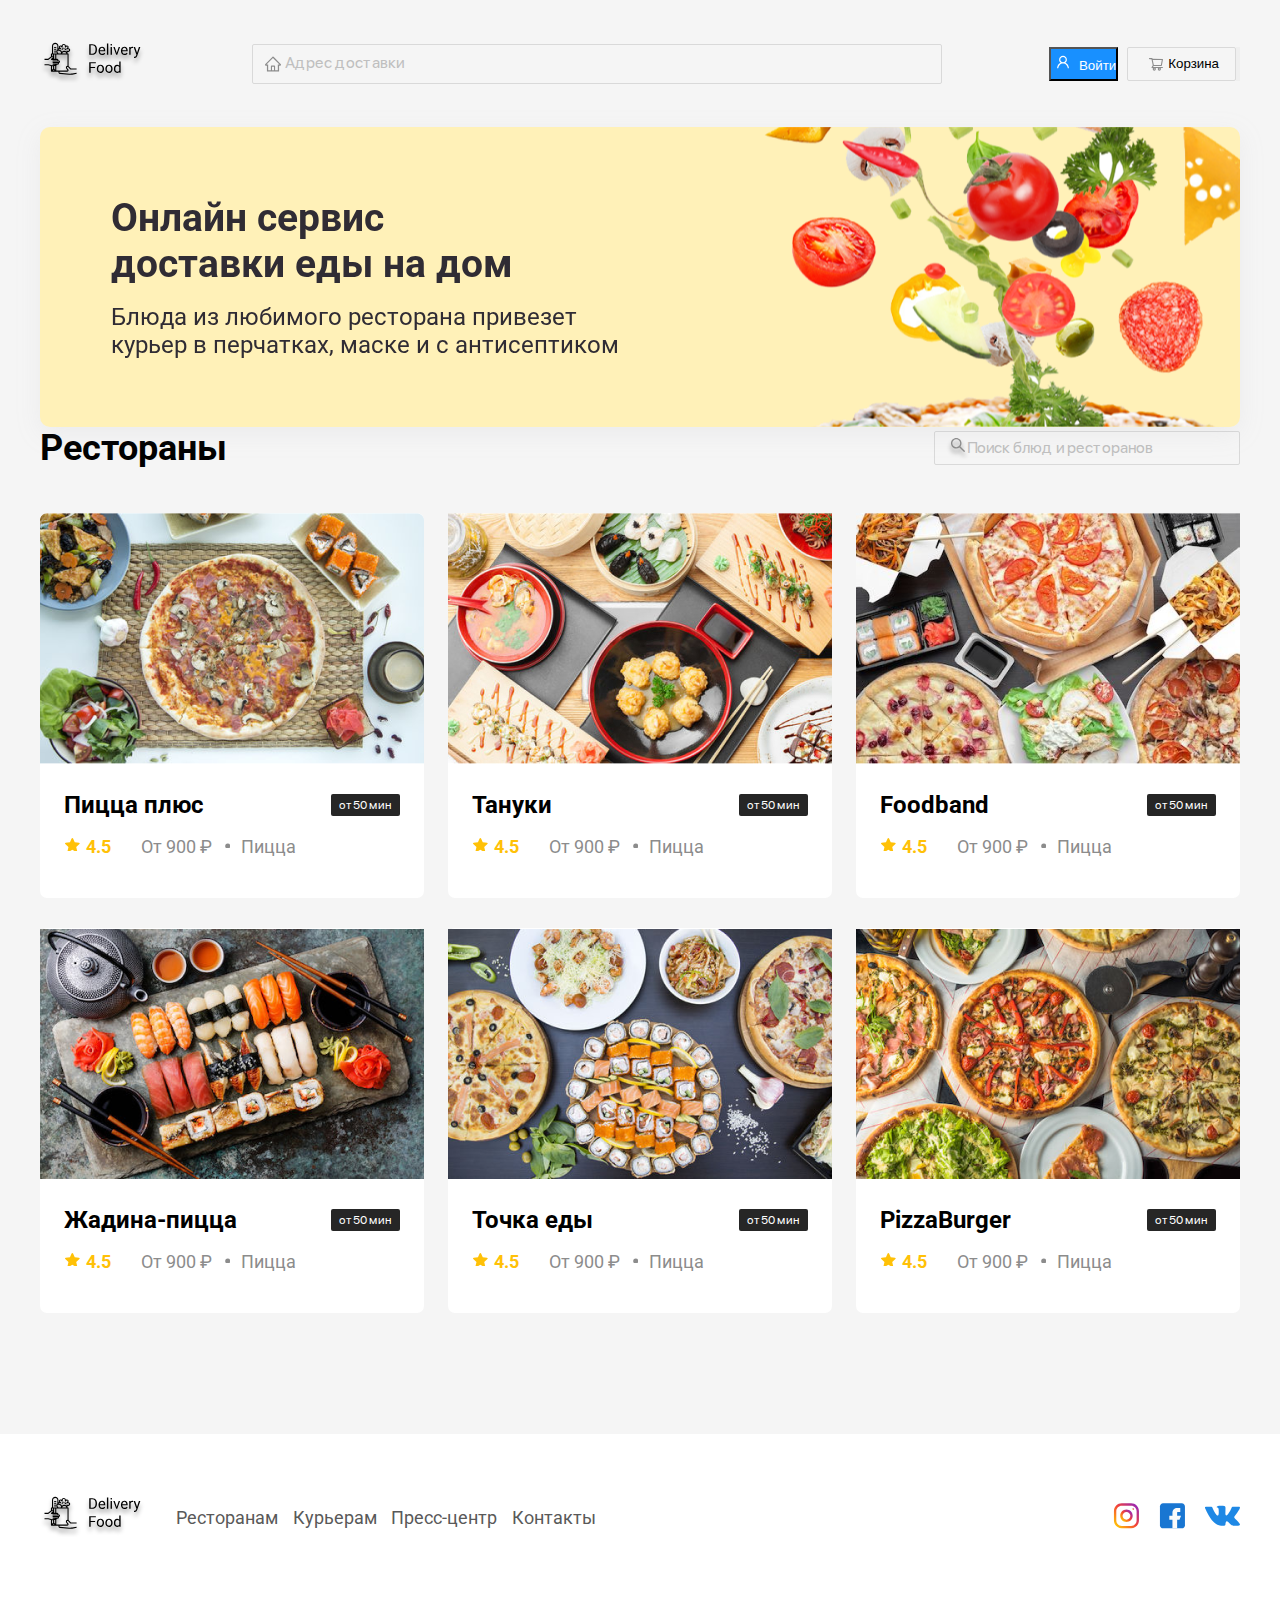
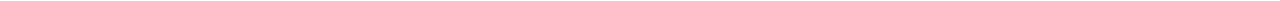
<file: delivery/index.html>
<!DOCTYPE html>
<html lang="ru">
<head>
    <meta charset="UTF-8">
    <meta http-equiv="X-UA-Compatible" content="IE=edge">
    <meta name="viewport" content="width=device-width, initial-scale=1.0">
    <title>Delivery Food</title>
    <link rel="preconnect" href="https://fonts.googleapis.com">
    <link rel="preconnect" href="https://fonts.gstatic.com" crossorigin>
    <link href="https://fonts.googleapis.com/css2?family=Roboto:wght@400;700&display=swap" rel="stylesheet"> 
    <link rel="stylesheet" href="./css/style.css">
</head>
<body>
    <header class="header">
        <div class="container block">
         <a href="index.html" class="logo-link">
                <img src="./img/logo.svg" alt="Логотип" class="logo-img">
        </a>
            <input type="text" class="input input-address" placeholder="Адрес доставки">
            <div class="buttons">
         <button class="button--primary">
        <img src="./img/user.svg" alt="Пользователь" class="login-img">
<span class="button-text">Войти</span>
                </button>
                <button class="button button--secondary">
                    <img src="./img/shopping-cart.svg" alt="Корзина" class="img-cart">
                    <span class="button-text">Корзина</span>
                </button>
                <button></button>
            </div>
        </div>
    </header>
<section class=" section section promo">
 <div class="container promo-block">
    <div class="text-block">
        <h1 class="promo-title"> Онлайн сервис доставки еды на дом</h1>
        <p class="promo-desc">Блюда из любимого ресторана привезет курьер в перчатках, маске и с антисептиком</p>
    </div>
</div>
</section>
<section class="section section-rest">
    <div class="container">
        <div class="section__header">
            <h2 class="section__header-title">Рестораны</h2>
           <input type="text" class="input search-input" placeholder="Поиск блюд и ресторанов">
        </div>
    <div class="block cards">
<!--/.card1-->
    <div class="card">
        <div class="card-img">
            <img src="./img/pizza-plus.png" alt="Картинка заведения">
        </div>
        <div class="card-main">
            <div class="card-main__header">
                <h3 class="cart-title">Пицца плюс</h3>
                <strong class="time-write">от 50 мин</strong>
            </div>
            <div class="card-desc">
                <span class="reiting">4.5</span>
                <strong class="midprice">От 900 ₽</strong>
                <span class="dish">Пицца</span>
           </div>
        </div>
    </div>
 <!--/.card2-->
    <div class="card">
        <div class="card-img">
            <img src="./img/tanuki.jpg" alt="Картинка заведения">
        </div>
        <div class="card-main">
            <div class="card-main__header">
                <h3 class="cart-title">Тануки</h3>
                <strong class="time-write">от 50 мин</strong>
            </div>
            <div class="card-desc">
                <span class="reiting">4.5</span>
                <strong class="midprice">От 900 ₽</strong>
                <span class="dish">Пицца</span>
           </div>
        </div>
    </div>
<!--/.card3-->
<div class="card">
    <div class="card-img">
        <img src="./img/foodband.png" alt="Картинка заведения">
    </div>
    <div class="card-main">
        <div class="card-main__header">
            <h3 class="cart-title">Foodband</h3>
            <strong class="time-write">от 50 мин</strong>
        </div>
        <div class="card-desc">
            <span class="reiting">4.5</span>
            <strong class="midprice">От 900 ₽</strong>
            <span class="dish">Пицца</span>
       </div>
    </div>
</div>
<!--/.card4-->
<div class="card">
    <div class="card-img">
        <img src="./img/zhadina.png" alt="Картинка заведения">
    </div>
    <div class="card-main">
        <div class="card-main__header">
            <h3 class="cart-title">Жадина-пицца</h3>
            <strong class="time-write">от 50 мин</strong>
        </div>
        <div class="card-desc">
            <span class="reiting">4.5</span>
            <strong class="midprice">От 900 ₽</strong>
            <span class="dish">Пицца</span>
       </div>
    </div>
</div>
<!--/.card5-->
<div class="card">
    <div class="card-img">
        <img src="./img/tochkaEdi.png" alt="Картинка заведения">
    </div>
    <div class="card-main">
        <div class="card-main__header">
            <h3 class="cart-title">Точка еды</h3>
            <strong class="time-write">от 50 мин</strong>
        </div>
        <div class="card-desc">
            <span class="reiting">4.5</span>
            <strong class="midprice">От 900 ₽</strong>
            <span class="dish">Пицца</span>
       </div>
    </div>
</div>
<!--/.card6-->
<div class="card">
    <div class="card-img">
        <img src="./img/burger.png" alt="Картинка заведения">
    </div>
    <div class="card-main">
        <div class="card-main__header">
            <h3 class="cart-title">PizzaBurger</h3>
            <strong class="time-write">от 50 мин</strong>
        </div>
        <div class="card-desc">
            <span class="reiting">4.5</span>
            <strong class="midprice">От 900 ₽</strong>
            <span class="dish">Пицца</span>
       </div>
    </div>
</div>
    </div>
</section>
<footer class="footer">
    <div class="container block">
        <div class="footer-block">
            <a href="index.html" class="logo-link">
                <img src="./img/logo.svg" alt="Логотип" class="logo-img">
        </a>
            <nav class="navigation">
                <a href="#" class="nav-link">Ресторанам</a>
                <a href="#" class="nav-link">Курьерам</a>
                <a href="#" class="nav-link">Пресс-центр</a>
                <a href="#" class="nav-link">Контакты</a>
            </nav>
        </div>
        <div class="social-block">
            <a href="#" class="social-link">
                <img src="./img/inst.svg" alt="социальная сеть" class="social-img">
            </a>
            <a href="#" class="social-link">
                <img src="./img/fb.svg" alt="социальная сеть" class="social-img">
            </a>
            <a href="#" class="social-link">
                <img src="./img/vk.svg" alt="социальная сеть" class="social-img">
            </a>
        </div>
    </div>
</footer>
</body>
</html>
</file>
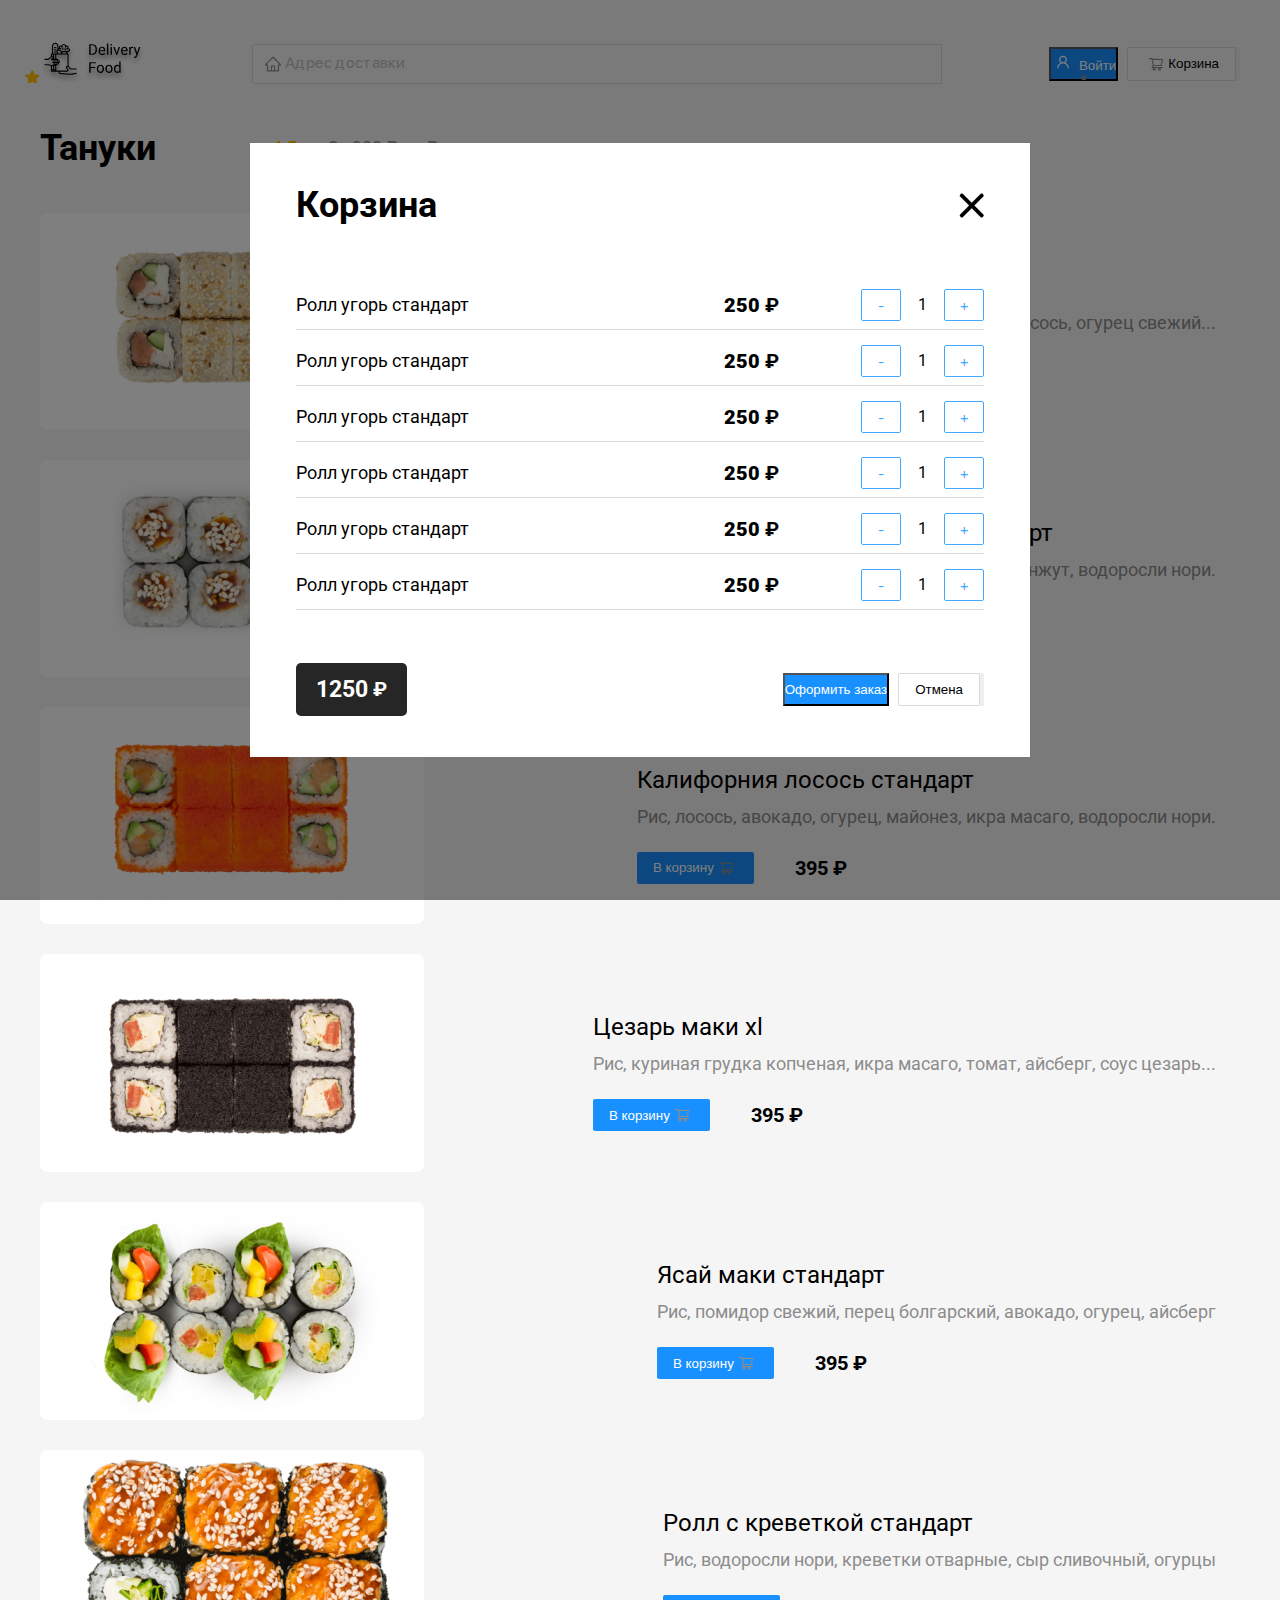
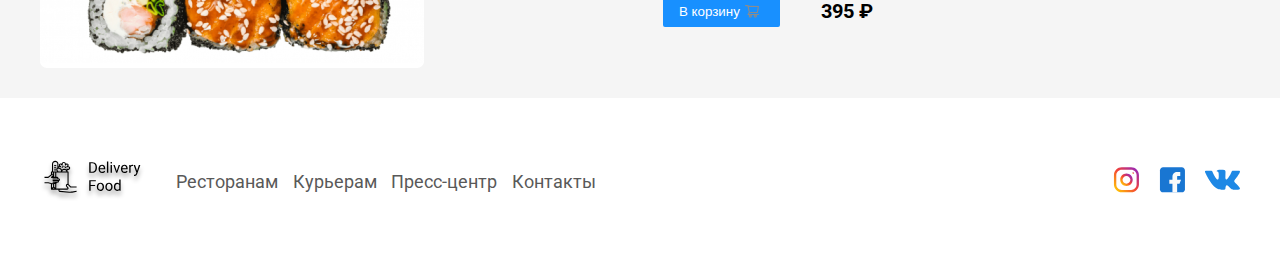
<file: delivery/content/restourant.html>
<!DOCTYPE html>
<html lang="ru">
<head>
    <meta charset="UTF-8">
    <meta http-equiv="X-UA-Compatible" content="IE=edge">
    <meta name="viewport" content="width=device-width, initial-scale=1.0">
    <title>Delivery Food: Пицца Плюс</title>
    <link rel="preconnect" href="https://fonts.googleapis.com">
    <link rel="preconnect" href="https://fonts.gstatic.com" crossorigin>
    <link href="https://fonts.googleapis.com/css2?family=Roboto:wght@400;700&display=swap" rel="stylesheet"> 
    <link rel="stylesheet" href="../css/style.css">
</head>
<body>
    <header class="header">
        <div class="container block">
         <a href="../index.html" class="logo-link">
                <img src="../img/logo.svg" alt="Логотип" class="logo-img">
        </a>
            <input type="text" class="input input-address" placeholder="Адрес доставки">
            <div class="buttons">
         <button class="button--primary">
        <img src="../img/user.svg" alt="Пользователь" class="login-img">
<span class="button-text">Войти</span>
                </button>
                <button class="button button--secondary">
                    <img src="../img/shopping-cart.svg" alt="Корзина" class="img-cart">
                    <span class="button-text">Корзина</span>
                </button>
                <button></button>
            </div>
        </div>
    </header>
<section class="section section-restourant">
    <div class="container">
        <div class="section__header restourant__header">
            <h2 class="section__header-title">Тануки</h2>
            <div class="card-desc">
                <span class="reiting">4.5</span>
                <strong class="midprice">От 900 ₽</strong>
                <span class="dish">Роллы</span>
           </div>
        </div>
    <div class="block cards">
        <div class="card">
           <div class="card-img">
            <img src="../img/okinawa.png" alt="Продукт" >
           </div>
        </div>
        <div class="card-main">
            <div class="product-header">
                <span class="cart-title">Окинава Стандарт</span>
                <p class="desc"> Рис, креветка отварная, сыр сливочный, лосось, огурец свежий...</p>
            </div>
            <div class="product-desc">
                <button class="button button--primary">В корзину
                    <img src="../img/shopping-cart.svg" alt="Корзина" class="cart-img">
                </button>
                <span class="product-price">395 ₽</span>
           </div>
        </div>
        <div class="card">
            <div class="card-img">
             <img src="../img/ugor.png" alt="Продукт" >
            </div>
         </div>
         <div class="card-main">
             <div class="product-header">
                 <span class="cart-title">Ролл угорь стандарт</span>
                 <p class="desc"> Рис, угорь, соус унаги, кунжут, водоросли нори.</p>
             </div>
             <div class="product-desc">
                 <button class="button button--primary">В корзину
                     <img src="../img/shopping-cart.svg" alt="Корзина" class="cart-img">
                 </button>
                 <span class="product-price">395 ₽</span>
            </div>
         </div>
         <div class="card">
            <div class="card-img">
             <img src="../img/kalifornia.png" alt="Продукт" >
            </div>
         </div>
         <div class="card-main">
             <div class="product-header">
                 <span class="cart-title">Калифорния лосось стандарт</span>
                 <p class="desc"> Рис, лосось, авокадо, огурец, майонез, икра масаго, водоросли нори.</p>
             </div>
             <div class="product-desc">
                 <button class="button button--primary">В корзину
                     <img src="../img/shopping-cart.svg" alt="Корзина" class="cart-img">
                 </button>
                 <span class="product-price">395 ₽</span>
            </div>
         </div>
         <div class="card">
            <div class="card-img">
             <img src="../img/maki.png" alt="Продукт" >
            </div>
         </div>
         <div class="card-main">
             <div class="product-header">
                 <span class="cart-title">Цезарь маки xl</span>
                 <p class="desc"> Рис, куриная грудка копченая, икра масаго, томат, айсберг, соус цезарь...</p>
             </div>
             <div class="product-desc">
                 <button class="button button--primary">В корзину
                     <img src="../img/shopping-cart.svg" alt="Корзина" class="cart-img">
                 </button>
                 <span class="product-price">395 ₽</span>
            </div>
         </div>
         <div class="card">
            <div class="card-img">
             <img src="../img/yasai.png" alt="Продукт" >
            </div>
         </div>
         <div class="card-main">
             <div class="product-header">
                 <span class="cart-title">Ясай маки стандарт</span>
                 <p class="desc"> Рис, помидор свежий, перец болгарский, авокадо, огурец, айсберг</p>
             </div>
             <div class="product-desc">
                 <button class="button button--primary">В корзину
                     <img src="../img/shopping-cart.svg" alt="Корзина" class="cart-img">
                 </button>
                 <span class="product-price">395 ₽</span>
            </div>
         </div>
         <div class="card">
            <div class="card-img">
             <img src="../img/standart.png" alt="Продукт" >
            </div>
         </div>
         <div class="card-main">
             <div class="product-header">
                 <span class="cart-title">Ролл с креветкой стандарт</span>
                 <p class="desc"> Рис, водоросли нори, креветки отварные, сыр сливочный, огурцы</p>
             </div>
             <div class="product-desc">
                 <button class="button button--primary">В корзину
                     <img src="../img/shopping-cart.svg" alt="Корзина" class="cart-img">
                 </button>
                 <span class="product-price">395 ₽</span>
            </div>
         </div>

    </div>
</section>
<footer class="footer">
    <div class="container block">
        <div class="footer-block">
            <a href="index.html" class="logo-link">
                <img src="../img/logo.svg" alt="Логотип" class="logo-img">
        </a>
            <nav class="navigation">
                <a href="#" class="nav-link">Ресторанам</a>
                <a href="#" class="nav-link">Курьерам</a>
                <a href="#" class="nav-link">Пресс-центр</a>
                <a href="#" class="nav-link">Контакты</a>
            </nav>
        </div>
        <div class="social-block">
            <a href="#" class="social-link">
                <img src="../img/inst.svg" alt="социальная сеть" class="social-img">
            </a>
            <a href="#" class="social-link">
                <img src="../img/fb.svg" alt="социальная сеть" class="social-img">
            </a>
            <a href="#" class="social-link">
                <img src="../img/vk.svg" alt="социальная сеть" class="social-img">
            </a>
        </div>
    </div>
</footer>
<div class="modal">
    <div class="modal-window">
        <div class="modal-header">
    <h2 class="modal-title">Корзина</h2>
    <button class="btn-close"></button>
        </div>
        <div class="modal-main">
            <div class="row">
                <p class="product-name">Ролл угорь стандарт</p>
                <div class="row-right">
                    <div class="price-product">
                        <strong class="price">250</strong>
                        <span class="rub">₽</span>
                    </div>
                    <div class="counter">
                        <button class="btn-count">-</button>
                        <span class="count">1</span>
                        <button class="btn-count">+</button>
                    </div>
                </div>
            </div>
            <div class="row">
                <p class="product-name">Ролл угорь стандарт</p>
                <div class="row-right">
                    <div class="price-product">
                        <strong class="price">250</strong>
                        <span class="rub">₽</span>
                    </div>
                    <div class="counter">
                        <button class="btn-count">-</button>
                        <span class="count">1</span>
                        <button class="btn-count">+</button>
                    </div>
                </div>
            </div>
            <div class="row">
                <p class="product-name">Ролл угорь стандарт</p>
                <div class="row-right">
                    <div class="price-product">
                        <strong class="price">250</strong>
                        <span class="rub">₽</span>
                    </div>
                    <div class="counter">
                        <button class="btn-count">-</button>
                        <span class="count">1</span>
                        <button class="btn-count">+</button>
                    </div>
                </div>
            </div>
            <div class="row">
                <p class="product-name">Ролл угорь стандарт</p>
                <div class="row-right">
                    <div class="price-product">
                        <strong class="price">250</strong>
                        <span class="rub">₽</span>
                    </div>
                    <div class="counter">
                        <button class="btn-count">-</button>
                        <span class="count">1</span>
                        <button class="btn-count">+</button>
                    </div>
                </div>
            </div>
            <div class="row">
                <p class="product-name">Ролл угорь стандарт</p>
                <div class="row-right">
                    <div class="price-product">
                        <strong class="price">250</strong>
                        <span class="rub">₽</span>
                    </div>
                    <div class="counter">
                        <button class="btn-count">-</button>
                        <span class="count">1</span>
                        <button class="btn-count">+</button>
                    </div>
                </div>
            </div>
            <div class="row">
                <p class="product-name">Ролл угорь стандарт</p>
                <div class="row-right">
                    <div class="price-product">
                        <strong class="price">250</strong>
                        <span class="rub">₽</span>
                    </div>
                    <div class="counter">
                        <button class="btn-count">-</button>
                        <span class="count">1</span>
                        <button class="btn-count">+</button>
                    </div>
                </div>
            </div>
        </div>
        <div class="modal-footer">
          <div class="sum">
            <h3 class="modal-sum">1250</h3>
            <span class="rub-sum">₽</span>
          </div>
          <div class="buttons">
            <button class="button--primary">
            <span class="button-text">Оформить заказ</span>
                   </button>
                   <button class="button button--secondary">
                       <span class="button-text">Отмена</span>
                   </button>
                   <button></button>
               </div>
        </div>
    </div>
</div>
</body>
</html>
</file>
<file: delivery/css/style.css>
@font-face{
    font-family: SF Pro Display;
    src: url(../fonts/SFProDisplay-Regular.ttf);
}
*{
    margin: 0px;
    padding: 0px;
    box-sizing: border-box;
}
html {
    font-family: 'Roboto', sans-serif;
}
body {
    background-color: #F5F5F5;
}
button img {
    margin-left: 4px;
    margin-right: 4px;
}
.block {
    display: flex;
    justify-content: space-between;
    align-items: center;
}
.cards {
    flex-wrap: wrap;
}
.header {
padding-top: 40px;
margin-bottom: 40px;

}
.container {
    max-width: 1200px;
    width: 100%;
    margin: auto;
}
.input {
    border: 1px solid #d9d9d9 ;
    border-radius: 2px;
    width: 100%;
    padding-left: 32px;
}
.input::placeholder {
    font-style: normal;
    font-weight: 400;
    font-size: 16px;
    color: #BFBFBF;
    font-family: 'SF Pro Display';
}
.input-address {
    max-width: 690px;
    height: 40px;
    background: url(../img/home.svg) no-repeat 11px center;
}
.button {
    padding: 8px 16px;
    display: flex;
    align-items:center;
    border:none;
    border-radius: 2px;
    cursor: pointer;
}
.buttons {
    display: flex;
    flex-wrap: nowrap;
}
.button--primary {
    background: #1890FF;
    color: #FFFFFF;
}
.button--secondary {
    background:transparent;
    border: 1px solid #d9d9d9;
    margin-left: 9px;
}
.promo-block {
    background: #FFF1B8 url('../img/promo.png') no-repeat right;
    border-radius: 10px;
    padding: 68px 71px;
    filter: drop-shadow(0px 7px 12px rgba(158, 158, 163, 0.1));
}
.section-promo {
    background:#FFF1B8;
    border-radius: 10px;
    margin-bottom: 56px;
}
.text-block {
    max-width: 520px;
    width: 100%;
}
.promo-title {
    max-width: 438px ;
    font-family: Roboto;
    font-style: normal;
    font-weight: bold;
    font-size: 39px;
    line-height: 46px;
    color: #302C34;
    margin-bottom: 16px;
}
.promo-desc {
    font-family: Roboto;
    font-style: normal;
    font-weight: normal;
    font-size: 24px;
    line-height: 28px;
    color: #302C34;
}
.section-rest {
    padding-bottom: 91px;
}
.section__header {
    display: flex;
    justify-content: space-between;
    align-items:center;
    margin-bottom: 44px;
}
.section__header-title {
    font-weight: 700;
    font-size: 36px;
    line-height: 42px;
    color: #000000;
}
.search-input {
    max-width: 306px;
    height: 34px;
    background: url(../img/search.svg) no-repeat 11px center;
}
.card {
max-width: 384px;
width: 100%;
margin-bottom: 30px;
background-color: #FFF;
border-radius: 7px;
text-decoration: none;
color:black;
}
.card-main {
    padding: 21px 24px 35px;
    position: relative;
}
.card-main__header {
    display: flex;
    justify-content: space-between;
    align-items:center;
    margin-bottom: 10px;
}
.cart-title {
    font-family: Roboto;
    font-style: normal;
    font-size: 24px;
    line-height: 32px;
}
.time-write {
    background: #262626;
    border-radius: 2px;
    font-family: SF Pro Display;
    font-style: normal;
    font-weight: 400;
    font-size: 12px;
    line-height: 12px;
    color: #FFFFFF;
    padding: 5px 8px;
}
.reiting {
    font-family: 'Roboto';
font-style: normal;
font-weight: 700;
font-size: 18px;
line-height: 32px;
color: #FFC107;
margin-left: 22px;
margin-right: 26px;
}
.reiting::before {
    content: '';
    width: 15px;
    height: 14px;
    background: url('../img/starreit.svg');
    position: absolute;
    left: 25px;
    top: 69px;
}
.midprice {
    font-family: 'Roboto';
font-style: normal;
font-weight: 400;
font-size: 18px;
line-height: 32px;
color: #8C8C8C;
margin-right: 25px;
}
.dish {
    font-family: 'Roboto';
font-style: normal;
font-weight: 400;
font-size: 18px;
line-height: 32px;
color: #8C8C8C;
}
.dish::before {
    content: '';
    width: 5px;
    height: 5px;
    background: url('../img/Ellipse.svg');
    position: absolute;
    right: 194px;
    top: 75px;
}
.footer {
    background-color:#FFF;
    padding: 60px 0;
}
.footer-block {
    max-width: 556px;
    width: 100%;
    display: flex;
    align-items: center;
    justify-content: space-between;
}
.navigation {
    max-width: 420px;
    width: 100%;
    display: flex;
    justify-content: space-between;
}
.nav-link {
    font-size: 18px;
    line-height: 21px;
    color: #595959;
    text-decoration: none;
}
.social-block {
    max-width: 127px;
    width: 100%;
    display: flex;
    justify-content: space-between;
    align-items: center;
}
.restourant__header {
    max-width: 442px;
    width: 100%;
}
.product-header {
    display: flex;
    align-items: start;
    flex-direction: column;
    margin-bottom: 10px;
}
.desc {
    font-size: 18px;
    line-height: 21px;
    color: #8C8C8C;
    margin-top: 10px;
}
.product-desc {
    max-width: 210px;
    width: 100%;
    display: flex;
    justify-content: space-between;
    align-items: center;
    margin-top: 25px;
}
.product-price {
    font-weight: 700;
    font-size: 20px;
    line-height: 32px;
    color: #000000;
}
.modal {
    position: fixed;
    top: 0;
    left: 0;
    display: flex;
    justify-content: center;
    align-items: center;
    width: 100%;
    height: 100vh;
    background: rgba(0,0,0,0.5);
}
.modal-window {
    max-width: 780px;
    width: 100%;
    background: #FFF;
    padding: 41px 46px;
    display: flex;
    flex-direction: column;
}
.modal-header {
    width: 100%;
    display: flex;
    justify-content: space-between;
    align-items: center;
    margin-bottom: 48px;
}
.modal-title {
    font-size: 36px;
    line-height: 42px;
    color: #000000;
}
.row {
    display: flex;
    justify-content: space-between;
    align-items: center;
    padding-bottom: 8px;
    border-bottom: 1px solid #D9D9D9;
    padding-top: 15px;
}
.btn-close {
    width: 25px;
    height: 25px;
    background: url('../img/krest.svg') no-repeat center / cover;
    border: none;
    cursor: pointer;
}
.row-right {
    display: flex;
    justify-content: space-between;
    align-items: center;
    max-width: 260px;
    width: 100%;
}
.product-name {
    font-size: 18px;
    line-height: 32px;
}
.price-product {
    font-weight: bold;
    font-size: 20px;
    line-height: 32px;
}
.btn-count {
    font-family: 'SF Pro Display';
    font-style: normal;
    font-weight: 400;
    font-size: 14px;
    line-height: 22px;
    color: #40A9FF;
    width: 40px;
    height: 32px;
    cursor: pointer;
    background: transparent;
    border: none;
    border: 1px solid #40A9FF;
    border-radius: 2px;
}
.count {
    margin-right: 13px;
    margin-left: 13px;
    font-size: 16px;
    line-height: 24px;
}
.modal-footer {
    width: 100%;
    display: flex;
    justify-content: space-between;
    align-items: center;
    margin-top: 53px;
}
.sum {
    display: flex;
    align-items: center;
    background: #262626;
    border-radius: 5px;
    padding: 15px 20px;
    color: white;
    font-weight: bold;
    font-size: 20px;
    line-height: 23px;
}
.rub-sum {
    margin-left: 5px;
}
</file>
